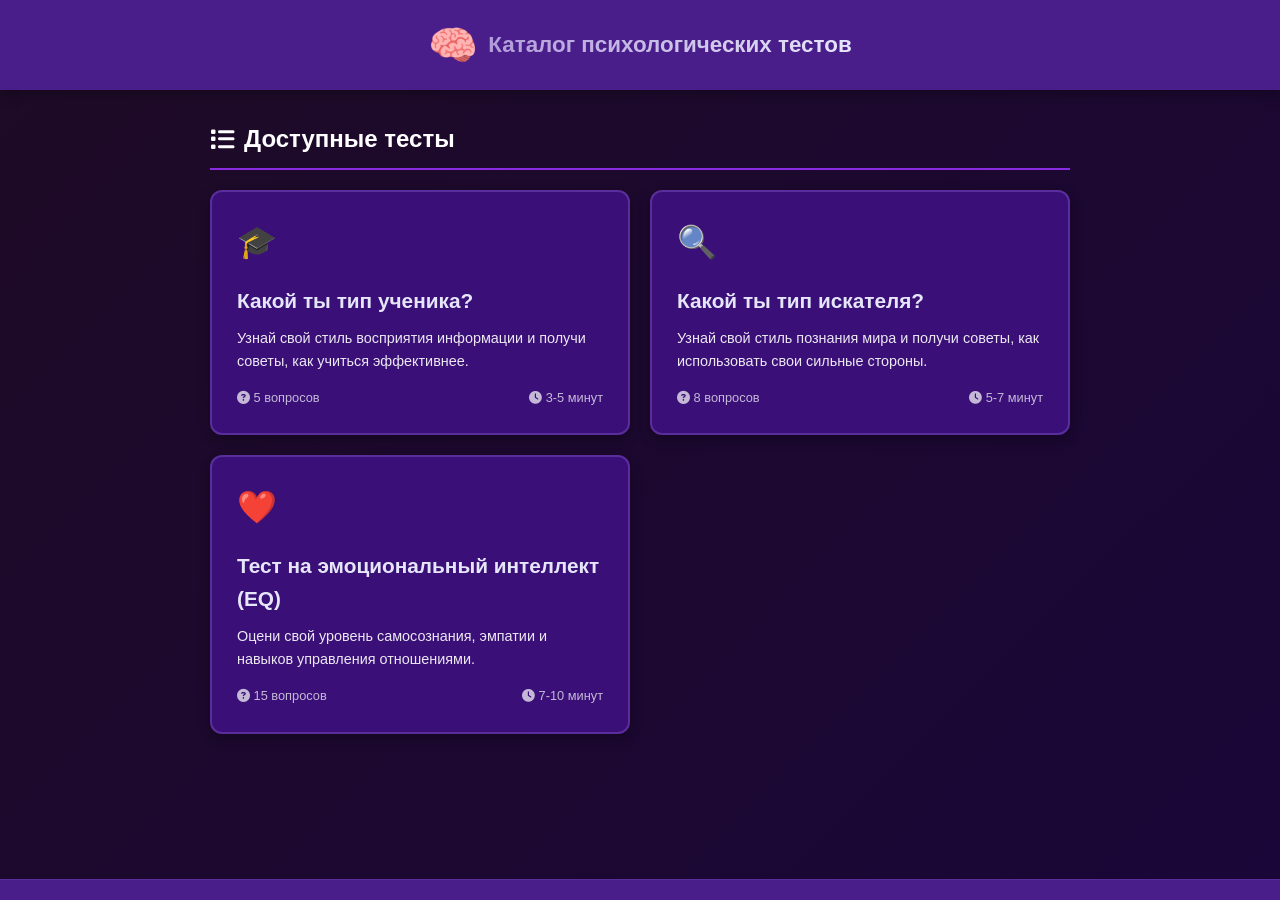
<file: index.html>
<!DOCTYPE html>
<html lang="ru">
<head>
    <!-- Фавикон -->
    <link rel="icon" href="data:image/svg+xml,<svg xmlns=%22http://www.w3.org/2000/svg%22 viewBox=%220 0 100 100%22><text y=%22.9em%22 font-size=%2290%22 fill=%22%238a2be2%22>🧠</text></svg>">
    <link rel="apple-touch-icon" href="data:image/svg+xml,<svg xmlns=%22http://www.w3.org/2000/svg%22 viewBox=%220 0 100 100%22><text y=%22.9em%22 font-size=%2290%22 fill=%22%238a2be2%22>🧠</text></svg>">
    <meta charset="UTF-8">
    <meta name="viewport" content="width=device-width, initial-scale=1.0">
    <title>🧠 Каталог тестов</title>
    <link rel="stylesheet" href="https://cdnjs.cloudflare.com/ajax/libs/font-awesome/6.4.0/css/all.min.css">
    <style>
        * {
            margin: 0;
            padding: 0;
            box-sizing: border-box;
        }

        :root {
            --primary-color: #1e0b26; /*2d0b5f*/
            --secondary-color: #4a1e8a;
            --accent-color: #8a2be2;
            --text-color: #ffffff;
            --card-bg: #3a1078;
            --border-color: #5a2d9c;
            --shadow: 0 4px 12px rgba(0, 0, 0, 0.3);
        }

        body {
            font-family: 'Segoe UI', Tahoma, Geneva, Verdana, sans-serif;
            background-color: var(--primary-color);
            color: var(--text-color);
            line-height: 1.6;
            min-height: 100vh;
            padding-bottom: 60px;
        }

        .container {
            max-width: 800px;
            margin: 0 auto;
            padding: 0 20px;
        }

        /* Шапка */
        header {
            background-color: var(--secondary-color);
            padding: 20px 0;
            box-shadow: var(--shadow);
            position: sticky;
            top: 0;
            z-index: 100;
            height: 90px;
            display: flex;
            justify-content: center;
            align-items: center;
            text-align: center;
        }

        .logo {
            display: flex;
            align-items: center;
            gap: 10px;
        }

        .logo-icon {
            font-size: 2.5rem;
            color: #b19cd9;
        }

        .logo h1 {
            font-size: 1.4rem;
            background: linear-gradient(90deg, #b19cd9, #e6e6fa);
            -webkit-background-clip: text;
            background-clip: text;
            color: transparent;
        }

        .logo p {
            font-size: 0.9rem;
            opacity: 0.8;
            margin-top: 1px;
        }

        /* Каталог тестов */
        .catalog {
            margin-top: 30px;
        }

        .section-title {
            font-size: 1.5rem;
            margin-bottom: 20px;
            padding-bottom: 10px;
            border-bottom: 2px solid var(--accent-color);
            display: flex;
            align-items: center;
            gap: 10px;
        }

        .tests-grid {
            display: grid;
            grid-template-columns: 1fr;
            gap: 20px;
        }

        @media (min-width: 768px) {
            .tests-grid {
                grid-template-columns: repeat(2, 1fr);
            }
        }

        .test-card {
            background-color: var(--card-bg);
            border-radius: 12px;
            padding: 20px;
            box-shadow: var(--shadow);
            transition: transform 0.3s, box-shadow 0.3s;
            border: 2px solid var(--border-color);
            cursor: pointer;
        }

        .test-card:hover {
            transform: translateY(-5px);
            box-shadow: 0 8px 16px rgba(0, 0, 0, 0.4);
        }

        .test-icon {
            font-size: 2rem;
            margin-bottom: 15px;
            color: #b19cd9;
        }

        .test-card h3 {
            font-size: 1.3rem;
            margin-bottom: 10px;
            color: #e6e6fa;
        }

        .test-card p {
            font-size: 0.9rem;
            opacity: 0.9;
            margin-bottom: 15px;
        }

        .test-meta {
            display: flex;
            justify-content: space-between;
            font-size: 0.8rem;
            opacity: 0.7;
            margin-top: 15px;
        }

        /* Страница теста */
        .test-page {
            display: none;
            margin-top: 30px;
        }

        .test-header {
            display: flex;
            justify-content: space-between;
            align-items: center;
            margin-bottom: 20px;
        }

        .back-button {
            background-color: var(--accent-color);
            color: white;
            border: none;
            padding: 8px 15px;
            border-radius: 20px;
            cursor: pointer;
            font-size: 0.9rem;
            display: flex;
            align-items: center;
            gap: 8px;
        }

        .test-title {
            font-size: 1.8rem;
            margin-bottom: 10px;
            color: #e6e6fa;
        }

        .test-subtitle {
            font-size: 1rem;
            opacity: 0.9;
            margin-bottom: 25px;
        }

        /* Вопросы теста */
        .question-block {
            background-color: var(--card-bg);
            border-radius: 10px;
            padding: 20px;
            margin-bottom: 20px;
            box-shadow: var(--shadow);
            border-left: 4px solid var(--accent-color);
        }

        .question-number {
            font-size: 0.9rem;
            opacity: 0.8;
            margin-bottom: 5px;
        }

        .question-text {
            font-size: 1.1rem;
            margin-bottom: 15px;
        }

        .options {
            display: flex;
            flex-direction: column;
            gap: 12px;
        }

        .option {
            background-color: rgba(255, 255, 255, 0.05);
            border: 1px solid var(--border-color);
            border-radius: 8px;
            padding: 12px 15px;
            cursor: pointer;
            transition: background-color 0.2s;
        }

        .option:hover {
            background-color: rgba(255, 255, 255, 0.1);
        }

        .option.selected {
           background-color: rgba(138, 43, 226, 0.3);
           border-color: var(--accent-color);
           border-width: 2px;
           transform: scale(1.02);
           box-shadow: 0 0 0 2px rgba(138, 43, 226, 0.2),
                       0 4px 8px rgba(0, 0, 0, 0.2);
        }
        .option input {
            display: none;
        }

        .option label {
            display: flex;
            align-items: center;
            gap: 10px;
            cursor: pointer;
            width: 100%;
        }

        .option-letter {
            background-color: var(--accent-color);
            color: white;
            width: 24px;
            height: 24px;
            border-radius: 50%;
            display: flex;
            align-items: center;
            justify-content: center;
            font-weight: bold;
            font-size: 0.9rem;
        }

        /* Кнопка отправки */
        .submit-button {
            background: linear-gradient(90deg, var(--accent-color), #9b4dff);
            color: white;
            border: none;
            padding: 15px 30px;
            border-radius: 30px;
            font-size: 1.1rem;
            cursor: pointer;
            display: block;
            margin: 30px auto;
            width: 100%;
            max-width: 300px;
            transition: transform 0.2s, box-shadow 0.2s;
        }

        .submit-button:hover {
            transform: scale(1.03);
            box-shadow: 0 6px 12px rgba(138, 43, 226, 0.4);
        }

        .submit-button:disabled {
            opacity: 0.5;
            cursor: not-allowed;
            transform: none;
        }

        /* Результаты теста */
        .result-container {
            background-color: var(--card-bg);
            border-radius: 12px;
            padding: 25px;
            margin-top: 30px;
            box-shadow: var(--shadow);
            display: none;
            border-top: 5px solid var(--accent-color);
        }

        .result-title {
            font-size: 1.6rem;
            margin-bottom: 15px;
            color: #e6e6fa;
            display: flex;
            align-items: center;
            gap: 10px;
        }

        .result-type {
            font-size: 1.4rem;
            color: #b19cd9;
            margin-bottom: 15px;
            padding-bottom: 10px;
            border-bottom: 1px solid var(--border-color);
        }

        .result-description {
            margin-bottom: 20px;
        }

        .result-section {
            margin-bottom: 20px;
        }

        .result-section h4 {
            font-size: 1.1rem;
            margin-bottom: 10px;
            color: #d4c4ff;
            display: flex;
            align-items: center;
            gap: 8px;
        }

        .result-list {
            padding-left: 20px;
            margin-bottom: 10px;
        }

        .result-list li {
            margin-bottom: 8px;
        }

        /* Футер */
        footer {
            background-color: var(--secondary-color);
            padding: 10px 0;
            text-align: center;
            position: fixed;
            bottom: 0;
            width: 100%;
            border-top: 1px solid var(--border-color);
        }

        .footer-content {
            display: flex;
            flex-direction: column;
            align-items: center;
            gap: 2px;
        }

        .footer-icons {
            display: flex;
            gap: 15px;
            font-size: 1.2rem;
        }

        .footer-icons a {
            color: #b19cd9;
            transition: color 0.2s;
        }

        .footer-icons a:hover {
            color: #e6e6fa;
        }

        /* Адаптация для ПК */
        @media (min-width: 1024px) {
            .container {
                max-width: 900px;
            }

            body {
                background: linear-gradient(135deg, var(--primary-color) 0%, #1a0638 100%);
            }

            .test-card {
                padding: 25px;
            }
        }

        /* Анимации */
        @keyframes fadeIn {
            from { opacity: 0; transform: translateY(10px); }
            to { opacity: 1; transform: translateY(0); }
        }

        .test-page.active, .result-container.active {
            display: block;
            animation: fadeIn 0.5s ease-out;
        }

        .test-card {
            animation: fadeIn 0.5s ease-out;
        }
    </style>
</head>
<body>
    <header>
        <div class="container">
            <div class="logo">
                <div class="logo-icon">🧠</div>
                <div>
                    <h1>Каталог психологических тестов</h1>
                </div>
            </div>
        </div>
    </header>

    <main class="container">
        <!-- Каталог тестов -->
        <section class="catalog active" id="catalog">
            <h2 class="section-title"><i class="fas fa-list"></i> Доступные тесты</h2>
            <div class="tests-grid">
                <!-- Тест 1 -->
                <div class="test-card" data-test="1">
                    <div class="test-icon">🎓</div>
                    <h3>Какой ты тип ученика?</h3>
                    <p>Узнай свой стиль восприятия информации и получи советы, как учиться эффективнее.</p>
                    <div class="test-meta">
                        <span><i class="fas fa-question-circle"></i> 5 вопросов</span>
                        <span><i class="fas fa-clock"></i> 3-5 минут</span>
                    </div>
                </div>

                <!-- Тест 2 -->
                <div class="test-card" data-test="2">
                    <div class="test-icon">🔍</div>
                    <h3>Какой ты тип искателя?</h3>
                    <p>Узнай свой стиль познания мира и получи советы, как использовать свои сильные стороны.</p>
                    <div class="test-meta">
                        <span><i class="fas fa-question-circle"></i> 8 вопросов</span>
                        <span><i class="fas fa-clock"></i> 5-7 минут</span>
                    </div>
                </div>

                <!-- Тест 3 -->
                <div class="test-card" data-test="3">
                    <div class="test-icon">❤️</div>
                    <h3>Тест на эмоциональный интеллект (EQ)</h3>
                    <p>Оцени свой уровень самосознания, эмпатии и навыков управления отношениями.</p>
                    <div class="test-meta">
                        <span><i class="fas fa-question-circle"></i> 15 вопросов</span>
                        <span><i class="fas fa-clock"></i> 7-10 минут</span>
                    </div>
                </div>
            </div>
        </section>

        <!-- Страницы тестов -->
        <section class="test-page" id="test-page-1">
            <div class="test-header">
                <button class="back-button"><i class="fas fa-arrow-left"></i> Назад к каталогу</button>
                <div class="test-meta">🎓 Тип ученика</div>
            </div>

            <h2 class="test-title">Какой ты тип ученика?</h2>
            <p class="test-subtitle">Узнай свой стиль восприятия информации и получи советы, как учиться эффективнее.</p>

            <!-- Вопросы теста 1 -->
            <div class="questions-container">
                <!-- Вопросы будут сгенерированы JavaScript -->
            </div>

            <button class="submit-button" id="submit-test-1">Узнать результат 🎯</button>

            <!-- Результаты теста 1 -->
            <div class="result-container" id="result-1">
                <!-- Результат будет сгенерирован JavaScript -->
            </div>
        </section>

        <section class="test-page" id="test-page-2">
            <div class="test-header">
                <button class="back-button"><i class="fas fa-arrow-left"></i> Назад к каталогу</button>
                <div class="test-meta">🔍 Тип искателя</div>
            </div>

            <h2 class="test-title">Какой ты тип искателя?</h2>
            <p class="test-subtitle">Узнай свой стиль познания мира и получи советы, как использовать свои сильные стороны.</p>

            <!-- Вопросы теста 2 -->
            <div class="questions-container">
                <!-- Вопросы будут сгенерированы JavaScript -->
            </div>

            <button class="submit-button" id="submit-test-2">Узнать результат 🎯</button>

            <!-- Результаты теста 2 -->
            <div class="result-container" id="result-2">
                <!-- Результат будет сгенерирован JavaScript -->
            </div>
        </section>

        <section class="test-page" id="test-page-3">
            <div class="test-header">
                <button class="back-button"><i class="fas fa-arrow-left"></i> Назад к каталогу</button>
                <div class="test-meta">❤️ Эмоциональный интеллект</div>
            </div>

            <h2 class="test-title">Тест на эмоциональный интеллект (EQ)</h2>
            <p class="test-subtitle">Оцените, насколько каждое из утверждений соответствует вашим типичным реакциям и чувствам.</p>

            <!-- Вопросы теста 3 -->
            <div class="questions-container">
                <!-- Вопросы будут сгенерированы JavaScript -->
            </div>

            <button class="submit-button" id="submit-test-3">Узнать результат 🎯</button>

            <!-- Результаты теста 3 -->
            <div class="result-container" id="result-3">
                <!-- Результат будет сгенерирован JavaScript -->
            </div>
        </section>
    </main>

    <footer>
        <div class="container footer-content">
            <div class="footer-icons">
            </div>

        </div>
    </footer>

    <script>
        // Данные тестов
        const testsData = {
            1: {
                title: "Какой ты тип ученика?",
                questions: [
                    {
                        text: "Когда ты готовишься к контрольной, тебе проще всего запомнить материал, если ты:",
                        options: [
                            "Нарисуешь схемы, таблицы или выделишь всё маркерами разных цветов.",
                            "Прочитаешь вслух или обсудишь тему с кем-то.",
                            "Пройдешься по комнате, повторяя информацию, или будешь что-то теребить в руках.",
                            "Сразу попробуешь решить практические задачи или придумаешь примеры."
                        ]
                    },
                    {
                        text: "На новом месте (в музее, на вокзале) ты быстрее всего запомнишь маршрут, если:",
                        options: [
                            "Увидишь карту или план.",
                            "Тебе его подробно объяснят словами.",
                            "Пройдешь по нему сам один раз.",
                            "Ориентируешься по ярким запоминающимся объектам («поверни налево у красной скульптуры»)."
                        ]
                    },
                    {
                        text: "При сборке мебели или нового гаджета ты предпочитаешь:",
                        options: [
                            "Внимательно изучить схему-инструкцию.",
                            "Попросить кого-то объяснить шаги.",
                            "Сразу начать крутить детали, разбираясь по ходу.",
                            "Посмотреть видео-обзор на YouTube."
                        ]
                    },
                    {
                        text: "Твой идеальный способ конспектировать лекцию --- это:",
                        options: [
                            "Рисовать интеллект-карты (mind maps) и блок-схемы.",
                            "Просто записывать за преподавателем, проговаривая про себя.",
                            "Слушать, задавать вопросы и делать краткие пометки.",
                            "Записывать ключевые термины и сразу придумывать к ним свои примеры."
                        ]
                    },
                    {
                        text: "Что тебя скорее всего отвлечет во время учебы?",
                        options: [
                            "Беспорядок на столе или кривые линии в тетради.",
                            "Громкие разговоры или музыка со словами.",
                            "Необходимость долго сидеть на одном месте.",
                            "Мысли о том, «где я смогу это применить»."
                        ]
                    }
                ],
                results: {
                    "A": {
                        title: "🔷 ТЫ — ВИЗУАЛ",
                        description: "Как ты учишься: Через зрение. Текст, изображения, цвет, пространственное расположение информации — твои лучшие друзья.",
                        strengths: "Ты быстро находишь нужное в твоем тексте, создаешь красивые и структурированные конспекты, хорошо запоминаешь лица и детали.",
                        advice: [
                            "Используй цвет: Конспектируй разными цветными ручками или маркерами.",
                            "Рисуй схемы: Превращай скучные списки в интеллект-карты, диаграммы Венна, временные линии.",
                            "Смотри видео: Ищи документальные фильмы, обучающие ролики и анимации по теме.",
                            "Тебе особенно понравятся направления, связанные с дизайном, инфографикой, видеомонтажом."
                        ]
                    },
                    "B": {
                        title: "🔶 ТЫ — АУДИАЛ",
                        description: "Как ты учишься: Через слух. Тебе важно услышать информацию — от других или от себя самого.",
                        strengths: "Ты отлично улавливаешь интонации, хорошо воспринимаешь лекции, можешь учиться, слушая подкасты или музыку (без слов).",
                        advice: [
                            "Читай вслух: Проговаривай учебный материал.",
                            "Обсуждай: После прочтения параграфа объясни его содержание другу.",
                            "Слушай аудиокниги и подкасты.",
                            "Выбирай ораторское искусство, дебаты, тренинги по публичным выступлениям и коммуникациям."
                        ]
                    },
                    "C": {
                        title: "🟢 ТЫ — КИНЕСТЕТИК (ТАКТИЛЬНЫЙ УЧЕНИК)",
                        description: "Как ты учишься: Через движение, осязание и действие. Тебе нужно «прочувствовать» информацию.",
                        strengths: "Ты великолепно запоминаешь то, что делал своими руками, обладаешь хорошей моторной памятью, учишься на практике и ошибках.",
                        advice: [
                            "Не сиди на месте: Ходи по комнате, когда учишь стихотворение или правила.",
                            "Делай шпаргалки: Сам процесс их написания от руки уже помогает запомнить.",
                            "Превращай теорию в действие: Построй модель, нарисуй комикс по сюжету книги.",
                            "Ищи мастер-классы с ручным трудом, проектной работой, ролевыми играми."
                        ]
                    },
                    "D": {
                        title: "🟣 ТЫ — ДИГИТАЛ/ПРАКТИК",
                        description: "Как ты учишься: Через логику, системы и практическое применение. Ты задаешь вопрос «Зачем это мне нужно?».",
                        strengths: "Ты видишь причинно-следственные связи, структурируешь информацию, отлично решаешь практические задачи.",
                        advice: [
                            "Ищи логику: Составляй списки, таблицы «плюсов и минусов», алгоритмы действий.",
                            "Связывай с жизнью: Ищи примеры применения каждой формулы или правила в реальном мире.",
                            "Ставь четкие цели: «Выучить 10 новых слов» вместо «подтянуть английский».",
                            "На тебя ждут финансовая грамотность, программирование, аналитика данных."
                        ]
                    }
                }
            },
            2: {
                title: "Какой ты тип искателя?",
                questions: [
                    {
                        text: "Твои друзья планируют поездку на выходные. Твоя роль обычно:",
                        options: [
                            "Инициатор и организатор: я предлагаю идеи, составляю план, делегирую задачи.",
                            "Мотиватор и «душа компании»: я заряжаю всех энтузиазмом, сглаживаю конфликты, создаю настроение.",
                            "Исследователь: я ищу необычные места, читаю отзывы, предлагаю альтернативные маршруты.",
                            "Надежная опора: я помогаю с логистикой, помню про важные мелочи (аптечка, зарядки), обеспечиваю комфорт."
                        ]
                    },
                    {
                        text: "На сложном уроке ты скорее всего:",
                        options: [
                            "Буду задавать вопросы о практическом применении темы и спорить, если что-то кажется нелогичным.",
                            "Попробую связать новую тему с чем-то из жизни или своим хобби, чтобы стало интереснее.",
                            "Уйду вглубь: буду искать дополнительную информацию в интернете, чтобы понять суть.",
                            "Старательно запишу алгоритм или правило, чтобы потом точно правильно выполнить задание."
                        ]
                    },
                    {
                        text: "Если ты столкнешься с несправедливостью по отношению к другому, ты:",
                        options: [
                            "Разработаю план действий, привлеку нужных людей, буду добиваться системного решения.",
                            "Окажу эмоциональную поддержку, помогу человеку выговориться, покажу, что он не один.",
                            "Попробую глубоко разобраться в причинах ситуации и найти неочевидный выход.",
                            "Предложу конкретную практическую помощь здесь и сейчас (например, пойти вместе поговорить с обидчиком)."
                        ]
                    },
                    {
                        text: "Твой идеальный проект — это:",
                        options: [
                            "Сложная задача с четким результатом, где можно применить стратегию и лидерство.",
                            "Творческий процесс в команде, где важен общий настрой и крутая атмосфера.",
                            "Что-то новое и неизведанное, где можно погрузиться в тему и сделать открытие.",
                            "Полезное дело с ясными инструкциями, где мой вклад будет конкретным и осязаемым."
                        ]
                    },
                    {
                        text: "Когда все вокруг спорят, ты обычно:",
                        options: [
                            "Структурирую дискуссию: выделяю ключевые точки, ищу аргументы «за» и «против».",
                            "Стараюсь найти общий язык, напомнить о том, что всех объединяет.",
                            "Смотрю на спор со стороны, анализирую скрытые мотивы и причины.",
                            "Предлагаю простое и честное решение, основанное на фактах или правилах."
                        ]
                    },
                    {
                        text: "Что тебя больше всего выбивает из колеи?",
                        options: [
                            "Хаос, неопределенность и отсутствие четкого плана.",
                            "Конфликты, напряженная атмосфера и чувство, что тебя не понимают.",
                            "Рутина, скучные и повторяющиеся задачи, отсутствие интеллектуального вызова.",
                            "Непредвиденные изменения в последний момент и ощущение, что ты не справляешься."
                        ]
                    },
                    {
                        text: "Выбери фразу, которая тебе ближе:",
                        options: [
                            "«Если что-то можно улучшить — почему бы не сделать это?»",
                            "«Самое важное — это атмосфера и люди вокруг.»",
                            "«Интересно, а как это устроено изнутри?»",
                            "«Надежность и ответственность — главные достоинства.»"
                        ]
                    },
                    {
                        text: "При подготовке к важному событию ты:",
                        options: [
                            "Составлю детальный чек-лист и расписание, распределю этапы.",
                            "Позабочусь о том, чтобы все чувствовали себя уверенно и комфортно.",
                            "Изучу всю возможную информацию по теме, даже сверх необходимого.",
                            "Многократно проверю, все ли у меня готово технически, не упущены ли мелочи."
                        ]
                    }
                ],
                results: {
                    "A": {
                        title: "СТРАТЕГ (Рациональный Лидер)",
                        description: "Твой девиз: «Порядок должен быть во всем, особенно в мыслях и планах».",
                        strengths: "Отличный организатор, видит систему и цель, решителен, логичен, берет на себя ответственность.",
                        advice: [
                            "Практикуй «эмоциональную разведку». Перед тем как дать совет, спроси себя: «Что сейчас чувствуют люди?»",
                            "Разреши себе импровизировать. Запланируй один «спонтанный» день в месяц.",
                            "Идеальная активность: Основы предпринимательства или мастер-класс по публичным выступлениям."
                        ]
                    },
                    "B": {
                        title: "ДИПЛОМАТ (Эмоциональный Мотиватор)",
                        description: "Твой девиз: «Главное — чтобы всем было хорошо и комфортно».",
                        strengths: "Высокий эмоциональный интеллект, умение слушать, создавать атмосферу доверия, разрешать конфликты, заряжать энтузиазмом.",
                        advice: [
                            "Учись говорить «нет». Твоё желание помочь — прекрасно, но твои ресурсы не безграничны.",
                            "Веди «дневник своих побед». Фиксируй, что ты сделал для себя.",
                            "Идеальная активность: Тренинг по психологической устойчивости и ораторскому искусству."
                        ]
                    },
                    "C": {
                        title: "ИССЛЕДОВАТЕЛЬ (Аналитик-Новатор)",
                        description: "Твой девиз: «Интересно, а что, если попробовать иначе?»",
                        strengths: "Глубокий ум, любознательность, креативность, независимость суждений, способность видеть неочевидные связи.",
                        advice: [
                            "Применяй метод «сделать сейчас — улучшить потом». Поставь таймер на 30 минут и просто начни.",
                            "Найди «наларника-практика». Объединись с человеком типа «Стратег» или «Опора» для проектов.",
                            "Идеальная активность: Креативное мышление и решение задач, а также любые технические кружки."
                        ]
                    },
                    "D": {
                        title: "ОПОРА (Надежный Исполнитель)",
                        description: "Твой девиз: «Дело сделано — и сделано хорошо».",
                        strengths: "Невероятно надежен, практичен, внимателен к деталям, добросовестен, отличный командный игрок, сохраняет спокойствие в кризис.",
                        advice: [
                            "Тренируй стратегическое мышление. Раз в неделю бери любую свою задачу и задавай вопрос: «Зачем я это делаю?»",
                            "Разреши себе ошибаться. Начни с безопасной среды: сыграй в новую видеоигру, где не жалко проиграть.",
                            "Идеальная активность: Права и обязанности, а также проектная работа в команде."
                        ]
                    }
                }
            },
            3: {
                title: "Тест на эмоциональный интеллект (EQ)",
                questions: [
                    {
                        text: "Я могу точно назвать эмоцию, которую испытываю в данный момент (например, разочарование, досада, радость).",
                        options: ["1 - Совершенно не согласен", "2 - Скорее не согласен", "3 - Ни да, ни нет", "4 - Скорее согласен", "5 - Полностью согласен"]
                    },
                    {
                        text: "Я понимаю, как мое настроение влияет на мои решения и действия.",
                        options: ["1 - Совершенно не согласен", "2 - Скорее не согласен", "3 - Ни да, ни нет", "4 - Скорее согласен", "5 - Полтельно согласен"]
                    },
                    {
                        text: "Столкнувшись с серьезной проблемой, я сначала успокаиваюсь и только потом действую.",
                        options: ["1 - Совершенно не согласен", "2 - Скорее не согласен", "3 - Ни да, ни нет", "4 - Скорее согласен", "5 - Полностью согласен"]
                    },
                    {
                        text: "Мне легко дается контроль над своими импульсивными порывами (например, не перебивать, не срывать злость).",
                        options: ["1 - Совершенно не согласен", "2 - Скорее не согласен", "3 - Ни да, ни нет", "4 - Скорее согласен", "5 - Полностью согласен"]
                    },
                    {
                        text: "Я способен сохранять спокойствие и ясность мысли даже под сильным давлением.",
                        options: ["1 - Совершенно не согласен", "2 - Скорее не согласен", "3 - Ни да, ни нет", "4 - Скорее согласен", "5 - Полностью согласен"]
                    },
                    {
                        text: "Я легко замечаю, когда собеседнику некомфортно или он расстроен, даже если он ничего не говорит.",
                        options: ["1 - Совершенно не согласен", "2 - Скорее не согласен", "3 - Ни да, ни нет", "4 - Скорее согласен", "5 - Полностью согласен"]
                    },
                    {
                        text: "Мне интересно понять, почему другие люди поступают именно так, что они при этом чувствуют.",
                        options: ["1 - Совершенно не согласен", "2 - Скорее не согласен", "3 - Ни да, ни нет", "4 - Скорее согласен", "5 - Полностью согласен"]
                    },
                    {
                        text: "В споре я способен увидеть и признать точку зрения, противоположную моей.",
                        options: ["1 - Совершенно не согласен", "2 - Скорее не согласен", "3 - Ни да, ни нет", "4 - Скорее согласен", "5 - Полностью согласен"]
                    },
                    {
                        text: "Я замечаю невербальные сигналы (тон голоса, позу, выражение лица) и учитываю их в общении.",
                        options: ["1 - Совершенно не согласен", "2 - Скорее не согласен", "3 - Ни да, ни нет", "4 - Скорее согласен", "5 - Полностью согласен"]
                    },
                    {
                        text: "Я чувствую эмоциональную атмосферу в коллективе (напряжение, сплоченность, апатию).",
                        options: ["1 - Совершенно не согласен", "2 - Скорее не согласен", "3 - Ни да, ни нет", "4 - Скорее согласен", "5 - Полностью согласен"]
                    },
                    {
                        text: "Я умею тактично и понятно давать обратную связь, не задевая чувства человека.",
                        options: ["1 - Совершенно не согласен", "2 - Скорее не согласен", "3 - Ни да, ни нет", "4 - Скорее согласен", "5 - Полностью согласен"]
                    },
                    {
                        text: "В конфликтной ситуации я стремлюсь найти компромиссное решение, а не просто отстоять свою правоту.",
                        options: ["1 - Совершенно не согласен", "2 - Скорее не согласен", "3 - Ни да, ни нет", "4 - Скорее согласен", "5 - Полностью согласен"]
                    },
                    {
                        text: "Мне легко вдохновить или мотивировать других людей на общее дело.",
                        options: ["1 - Совершенно не согласен", "2 - Скорее не согласен", "3 - Ни да, ни нет", "4 - Скорее согласен", "5 - Полностью согласен"]
                    },
                    {
                        text: "Я строю и поддерживаю долгосрочные, доверительные отношения.",
                        options: ["1 - Совершенно не согласен", "2 - Скорее не согласен", "3 - Ни да, ни нет", "4 - Скорее согласен", "5 - Полностью согласен"]
                    },
                    {
                        text: "Неудачи заставляют меня искать новые пути, а не опускать руки.",
                        options: ["1 - Совершенно не согласен", "2 - Скорее не согласен", "3 - Ни да, ни нет", "4 - Скорее согласен", "5 - Полностью согласен"]
                    }
                ],
                results: {
                    "low": {
                        title: "Зона развития (15-35 баллов)",
                        description: "Эмоциональные реакции часто спонтанны и могут мешать в работе и отношениях. Распознавание эмоций (своих и чужих) требует сознательных усилий.",
                        advice: [
                            "Начните с себя. Каждый день 2-3 раза спрашивайте себя: «Что я сейчас чувствую?». Начните вести простой дневник эмоций.",
                            "Создайте «паузу». Перед важным разговором или реакцией сделайте 3 глубоких вдоха-выдоха.",
                            "Тренируйте наблюдение. В транспорте или кафе наблюдайте за людьми и пытайтесь угадать, какое у них настроение."
                        ]
                    },
                    "medium": {
                        title: "Средний уровень (36-55 баллов)",
                        description: "Вы успешно справляетесь с эмоциями в знакомых ситуациях, но в новом стрессе можете «потеряться». Есть хорошая база для развития.",
                        advice: [
                            "Сфокусируйтесь на «слабом звене». Определите самый низкий балл по блокам и работайте целенаправленно с ним.",
                            "Практикуйте активное слушание. В диалоге полностью концентрируйтесь на собеседнике.",
                            "Анализируйте итоги. После сложного разговора разберите его мысленно: какие эмоции были у сторон?"
                        ]
                    },
                    "high": {
                        title: "Высокий уровень (56-75 баллов)",
                        description: "Вы хорошо понимаете и управляете своими эмоциями, используете их как источник информации. Вы чуткий собеседник и эффективный командный игрок.",
                        advice: [
                            "Используйте EQ для лидерства. Развивайте навыки мотивации, разрешения сложных конфликтов.",
                            "Станьте ментором. Помогайте развивать эмоциональные навыки коллегам или подчиненным.",
                            "Профилактика выгорания. Четко разделяйте свою и чужую ответственность за чувства, практикуйте цифровой детокс."
                        ]
                    }
                }
            }
        };

        // DOM элементы
        const catalog = document.getElementById('catalog');
        const testCards = document.querySelectorAll('.test-card');
        const testPages = document.querySelectorAll('.test-page');
        const backButtons = document.querySelectorAll('.back-button');
        const submitButtons = {
            1: document.getElementById('submit-test-1'),
            2: document.getElementById('submit-test-2'),
            3: document.getElementById('submit-test-3')
        };
        const resultContainers = {
            1: document.getElementById('result-1'),
            2: document.getElementById('result-2'),
            3: document.getElementById('result-3')
        };

        // Инициализация тестов
        function initTests() {
            // Генерация вопросов для каждого теста
            for (let testId in testsData) {
                const test = testsData[testId];
                const testPage = document.getElementById(`test-page-${testId}`);
                const questionsContainer = testPage.querySelector('.questions-container');

                questionsContainer.innerHTML = '';

                test.questions.forEach((question, index) => {
                    const questionBlock = document.createElement('div');
                    questionBlock.className = 'question-block';
                    questionBlock.innerHTML = `
                        <div class="question-number">Вопрос ${index + 1} из ${test.questions.length}</div>
                        <div class="question-text">${question.text}</div>
                        <div class="options">
                            ${question.options.map((option, optIndex) => `
                                <div class="option" data-test="${testId}" data-question="${index}" data-option="${optIndex}">
                                    <input type="radio" id="test${testId}_q${index}_opt${optIndex}" name="test${testId}_q${index}">
                                    <label for="test${testId}_q${index}_opt${optIndex}">
                                        <div class="option-letter">${String.fromCharCode(65 + optIndex)}</div>
                                        <div>${option}</div>
                                    </label>
                                </div>
                            `).join('')}
                        </div>
                    `;
                    questionsContainer.appendChild(questionBlock);
                });

                // Назначаем обработчики для выбора ответов
                const options = questionsContainer.querySelectorAll('.option');
                options.forEach(option => {
                    option.addEventListener('click', function() {
                        const testId = this.dataset.test;
                        const question = this.dataset.question;

                        // Снимаем выделение с других вариантов в этом вопросе
                        const otherOptions = document.querySelectorAll(`.option[data-test="${testId}"][data-question="${question}"]`);
                        otherOptions.forEach(opt => opt.classList.remove('selected'));

                        // Выделяем выбранный вариант
                        this.classList.add('selected');

                        // Активируем радио-кнопку
                        const radio = this.querySelector('input');
                        radio.checked = true;
                    });
                });
            }

            // Обработчики для карточек тестов
            testCards.forEach(card => {
                card.addEventListener('click', function() {
                    const testId = this.dataset.test;
                    showTestPage(testId);
                });
            });

            // Обработчики для кнопок "Назад"
            backButtons.forEach(button => {
                button.addEventListener('click', showCatalog);
            });

            // Обработчики для кнопок "Узнать результат"
            for (let testId in submitButtons) {
                submitButtons[testId].addEventListener('click', function() {
                    calculateResult(testId);
                });
            }
        }

        // Показать страницу теста
        function showTestPage(testId) {
            catalog.classList.remove('active');
            testPages.forEach(page => page.classList.remove('active'));

            const testPage = document.getElementById(`test-page-${testId}`);
            testPage.classList.add('active');
            // Используем querySelector для поиска ПЕРВОГО элемента с указанным классом
            //const targetElement = document.querySelector('.test-page active');
            testPage.scrollIntoView({
                behavior: 'smooth',
                block: 'start' // Выравнивает верх элемента по верху видимой области
                //window.scrollTo(0, 10)
            });
            // Прокрутка вверх
            //window.scrollTo(0, firstElement);

            // Скрыть результаты, если они были показаны
            resultContainers[testId].classList.remove('active');
            submitButtons[testId].disabled = false;
            submitButtons[testId].textContent = 'Узнать результат 🎯';
        }

        // Показать каталог
        function showCatalog() {
            catalog.classList.add('active');
            testPages.forEach(page => page.classList.remove('active'));

            // Прокрутка вверх
            window.scrollTo(0, 0);
        }

        // Подсчет результатов
        function calculateResult(testId) {
            const test = testsData[testId];
            const testPage = document.getElementById(`test-page-${testId}`);
            const questions = testPage.querySelectorAll('.question-block');
            const submitButton = submitButtons[testId];
            const resultContainer = resultContainers[testId];

            // Проверка, что на все вопросы даны ответы
            let allAnswered = true;
            for (let i = 0; i < questions.length; i++) {
                const selected = questions[i].querySelector('.option.selected');
                if (!selected) {
                    allAnswered = false;
                    break;
                }
            }

            if (!allAnswered) {
                alert('Пожалуйста, ответьте на все вопросы перед получением результата.');
                return;
            }

            // Блокируем кнопку и меняем текст
            submitButton.disabled = true;
            submitButton.textContent = 'Обработка результатов...';
            submitButton.remove();

            // Для тестов 1 и 2 считаем преобладающий тип
            if (testId == 1 || testId == 2) {
                const counts = { A: 0, B: 0, C: 0, D: 0 };

                for (let i = 0; i < questions.length; i++) {
                    const selected = questions[i].querySelector('.option.selected');
                    const optionIndex = parseInt(selected.dataset.option);
                    const optionLetter = String.fromCharCode(65 + optionIndex);
                    counts[optionLetter]++;
                }

                // Находим максимальное количество
                let maxCount = 0;
                let resultType = 'A';

                for (let type in counts) {
                    if (counts[type] > maxCount) {
                        maxCount = counts[type];
                        resultType = type;
                    }
                }

                // Показываем результат
                showResult(testId, resultType, counts);

            } else if (testId == 3) {
                // Для теста 3 суммируем баллы
                let totalScore = 0;

                for (let i = 0; i < questions.length; i++) {
                    const selected = questions[i].querySelector('.option.selected');
                    const optionIndex = parseInt(selected.dataset.option);
                    // optionIndex соответствует оценке от 0 до 4, но у нас шкала от 1 до 5
                    const score = optionIndex + 1;
                    totalScore += score;
                }

                // Определяем уровень
                let resultLevel;
                if (totalScore <= 35) {
                    resultLevel = 'low';
                } else if (totalScore <= 55) {
                    resultLevel = 'medium';
                } else {
                    resultLevel = 'high';
                }

                // Показываем результат
                showResult(testId, resultLevel, totalScore);
            }

            // Восстанавливаем кнопку
            setTimeout(() => {
                submitButton.textContent = ' ';
                submitButton.disabled = False; //false
            }, 1000);
            //submitButton.remove;
        }

        // Показать результат теста
        function showResult(testId, resultType, extraData) {
            const test = testsData[testId];
            const resultContainer = resultContainers[testId];
            const result = test.results[resultType];

            // Генерируем HTML результата
            let resultHTML = `
                <h2 class="result-title"><i class="fas fa-star"></i> Результаты теста</h2>
                <div class="result-type">${result.title}</div>
                <div class="result-description">${result.description}</div>
            `;

            // Для теста 3 показываем баллы
            if (testId == 3) {
                resultHTML += `
                    <div class="result-section">
                        <h4><i class="fas fa-chart-bar"></i> Ваши баллы: ${extraData}/75</h4>
                        <p>${result.description}</p>
                    </div>
                `;
            } else {
                resultHTML += `
                    <div class="result-section">
                        <h4><i class="fas fa-check-circle"></i> Сильные стороны</h4>
                        <p>${result.strengths}</p>
                    </div>
                `;
            }

            resultHTML += `
                <div class="result-section">
                    <h4><i class="fas fa-lightbulb"></i> Советы для развития</h4>
                    <ul class="result-list">
                        ${result.advice.map(item => `<li>${item}</li>`).join('')}
                    </ul>
                </div>
            `;

            // Для тестов 1 и 2 показываем статистику
            if (testId == 1 || testId == 2) {
                resultHTML += `
                    <div class="result-section">
                        <h4><i class="fas fa-chart-pie"></i> Статистика ответов</h4>
                        <p>А: ${extraData.A} | Б: ${extraData.B} | В: ${extraData.C} | Г: ${extraData.D}</p>
                    </div>
                `;
            }

            resultHTML += `
                <div class="result-section">
                    <h4><i class="fas fa-share-alt"></i> </h4>
                    <p>🎉</p>
                </div>
            `;

            resultContainer.innerHTML = resultHTML;
            resultContainer.classList.add('active');

            // Прокрутка к результатам
            setTimeout(() => {
                resultContainer.scrollIntoView({ behavior: 'smooth' });
            }, 300);
        }

        // Инициализация при загрузке страницы
        document.addEventListener('DOMContentLoaded', function() {
            initTests();

            // Добавляем немного интерактивности для красоты
            const cards = document.querySelectorAll('.test-card');
            cards.forEach((card, index) => {
                card.style.animationDelay = `${index * 0.1}s`;
            });
        });
    </script>
</body>
</html>
</file>
